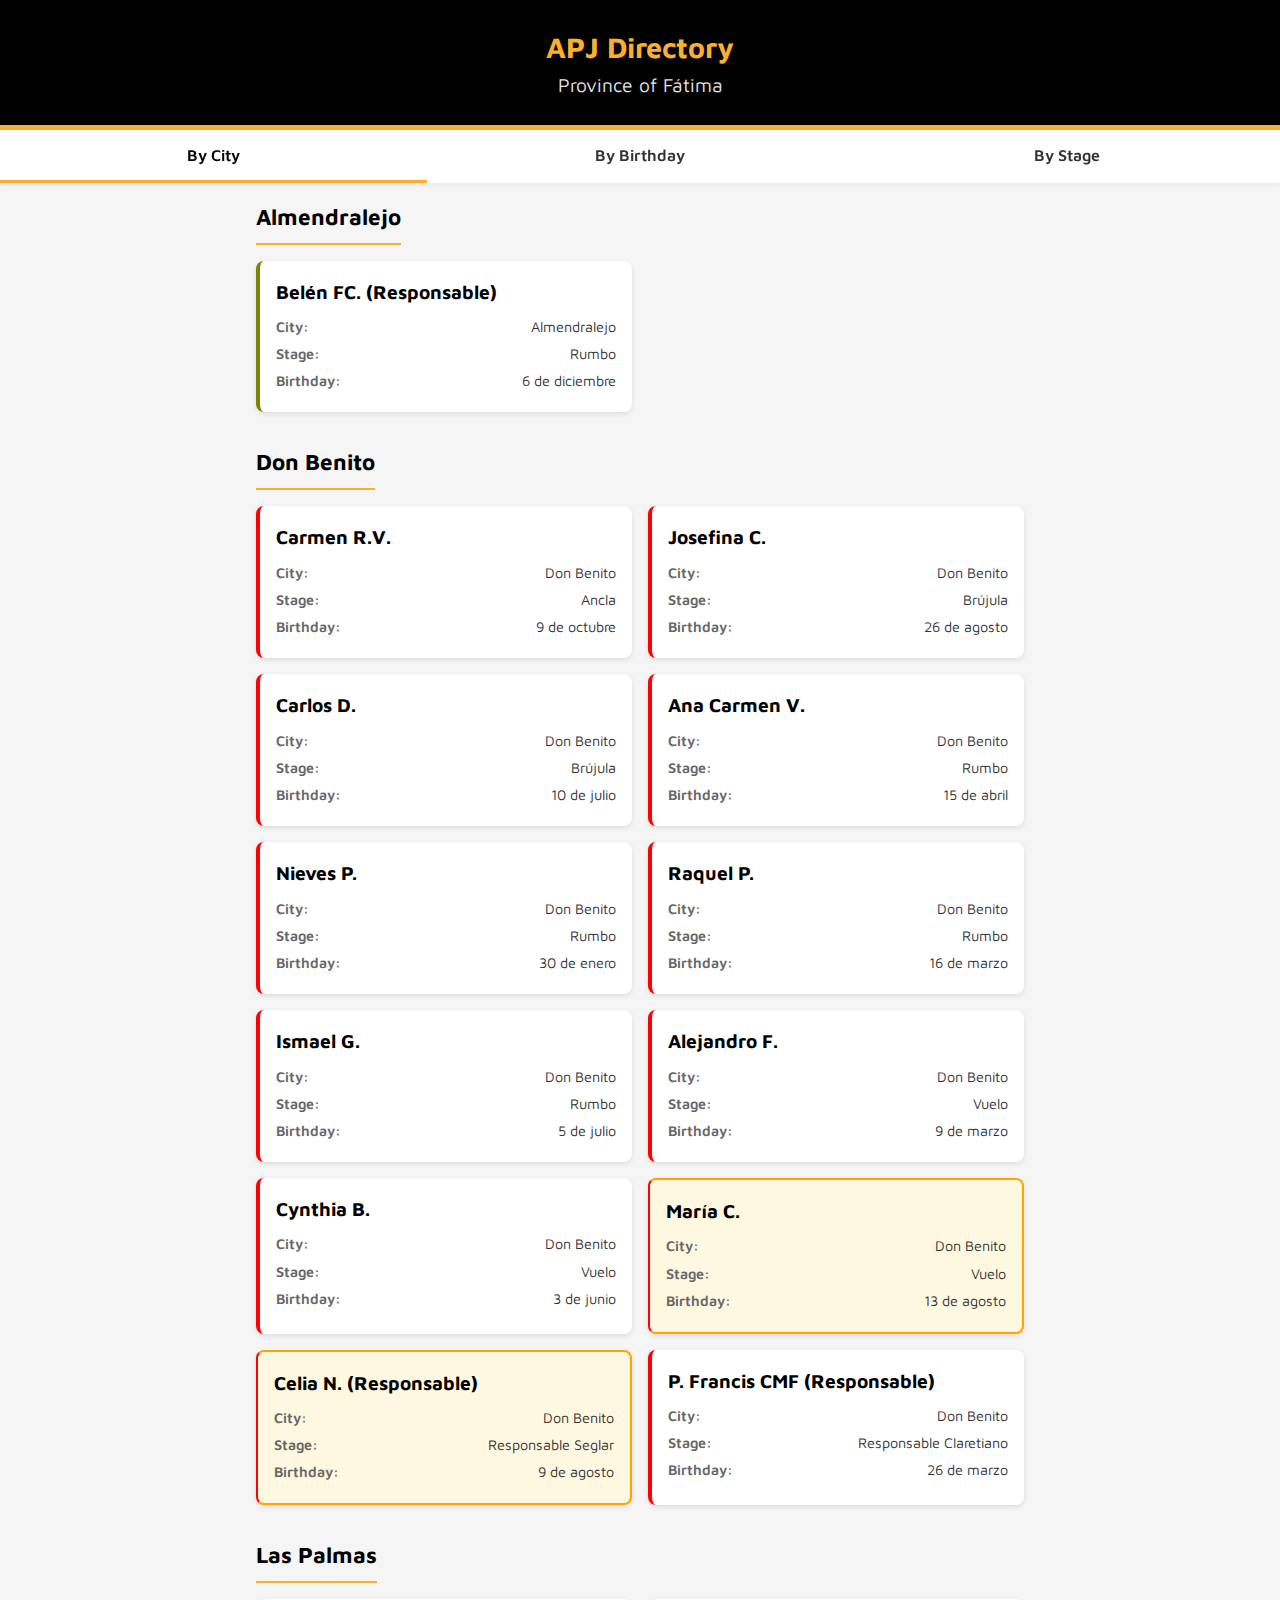
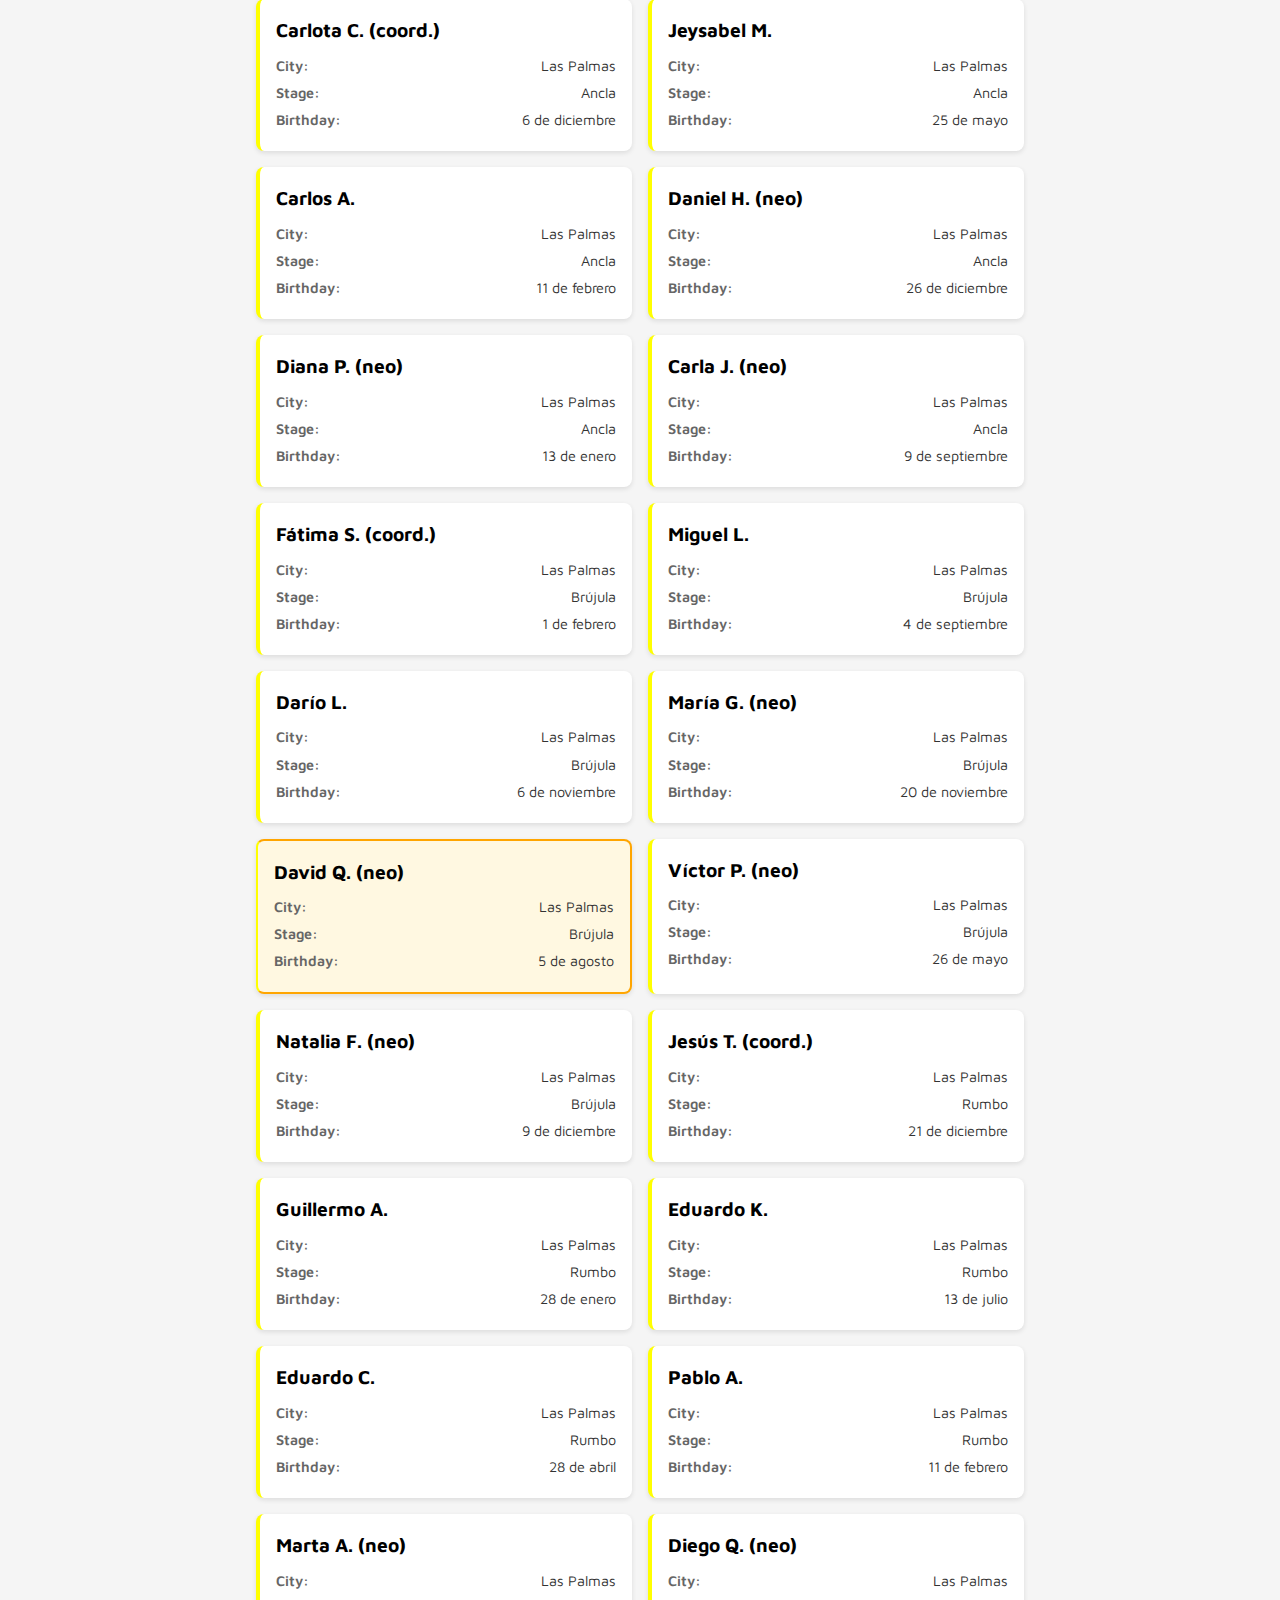
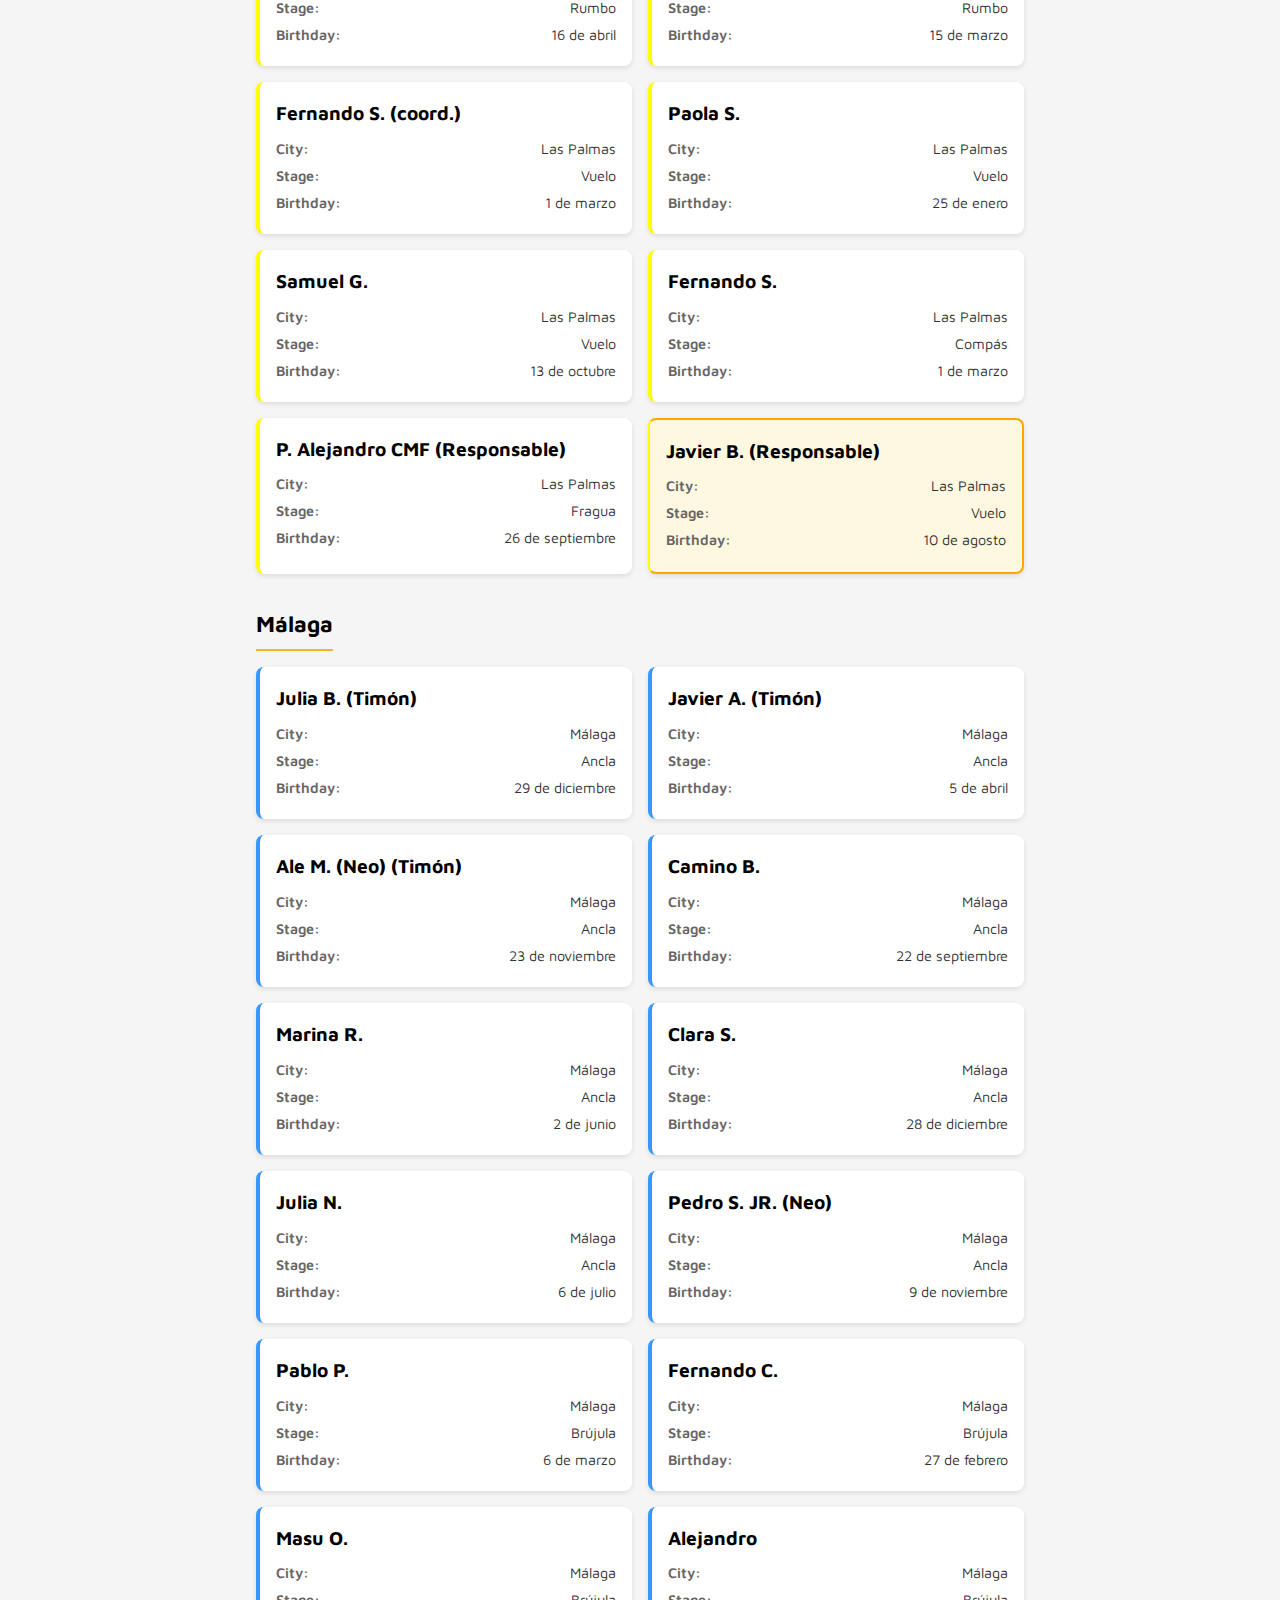
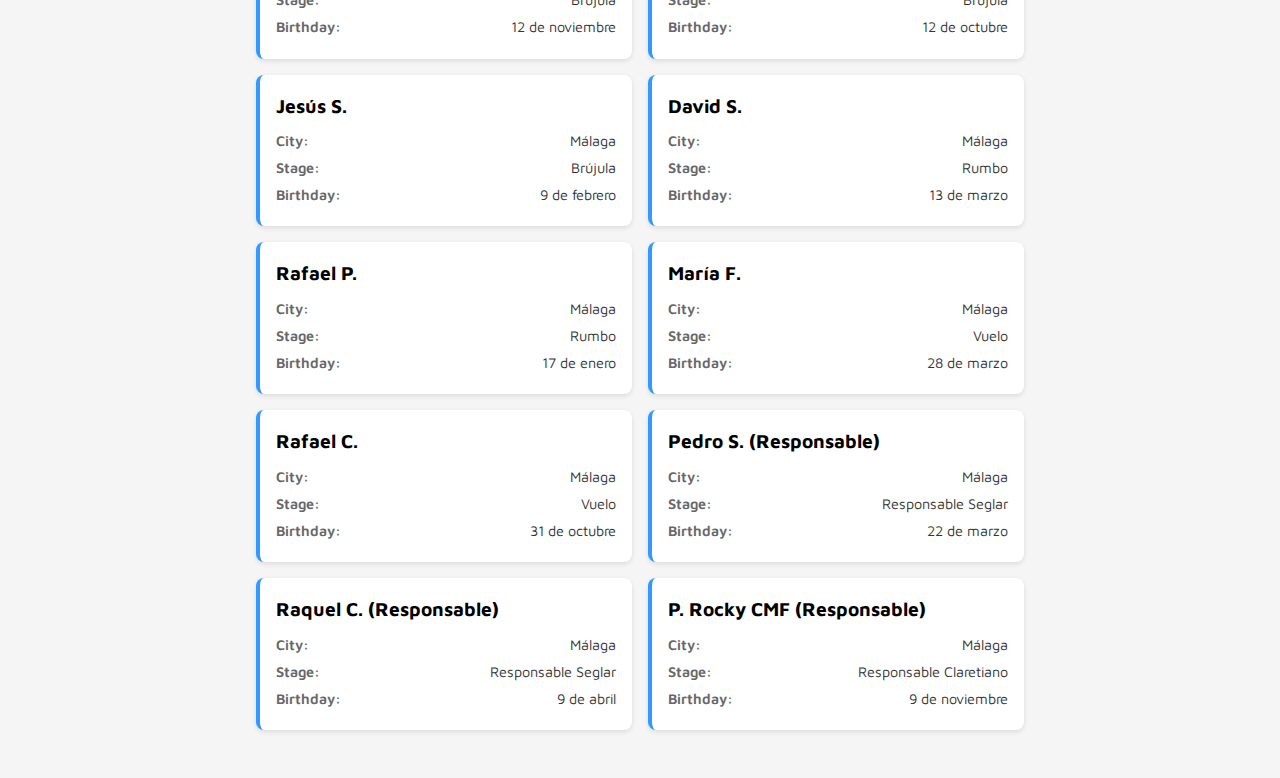
<file: index.html>
<!DOCTYPE html>
<html lang="es">
<head>
    <meta charset="UTF-8">
    <meta name="viewport" content="width=device-width, initial-scale=1.0">
    <title>APJ Directory - Province of Fátima</title>
    <link rel="stylesheet" href="styles.css">
    <link href="https://fonts.googleapis.com/css2?family=Maven+Pro:wght@400;500;700&display=swap" rel="stylesheet">
</head>
<body>
    <header>
        <div class="header-content">
            <h1>APJ Directory</h1>
            <h2>Province of Fátima</h2>
        </div>
    </header>
    <nav class="tabs">
        <button class="tab-btn active" data-tab="city">By City</button>
        <button class="tab-btn" data-tab="birthday">By Birthday</button>
        <button class="tab-btn" data-tab="stage">By Stage</button>
    </nav>
    <main id="content-area">
        <!-- Dynamic content will be loaded here -->
    </main>
    <script src="script.js"></script>
</body>
</html>
</file>
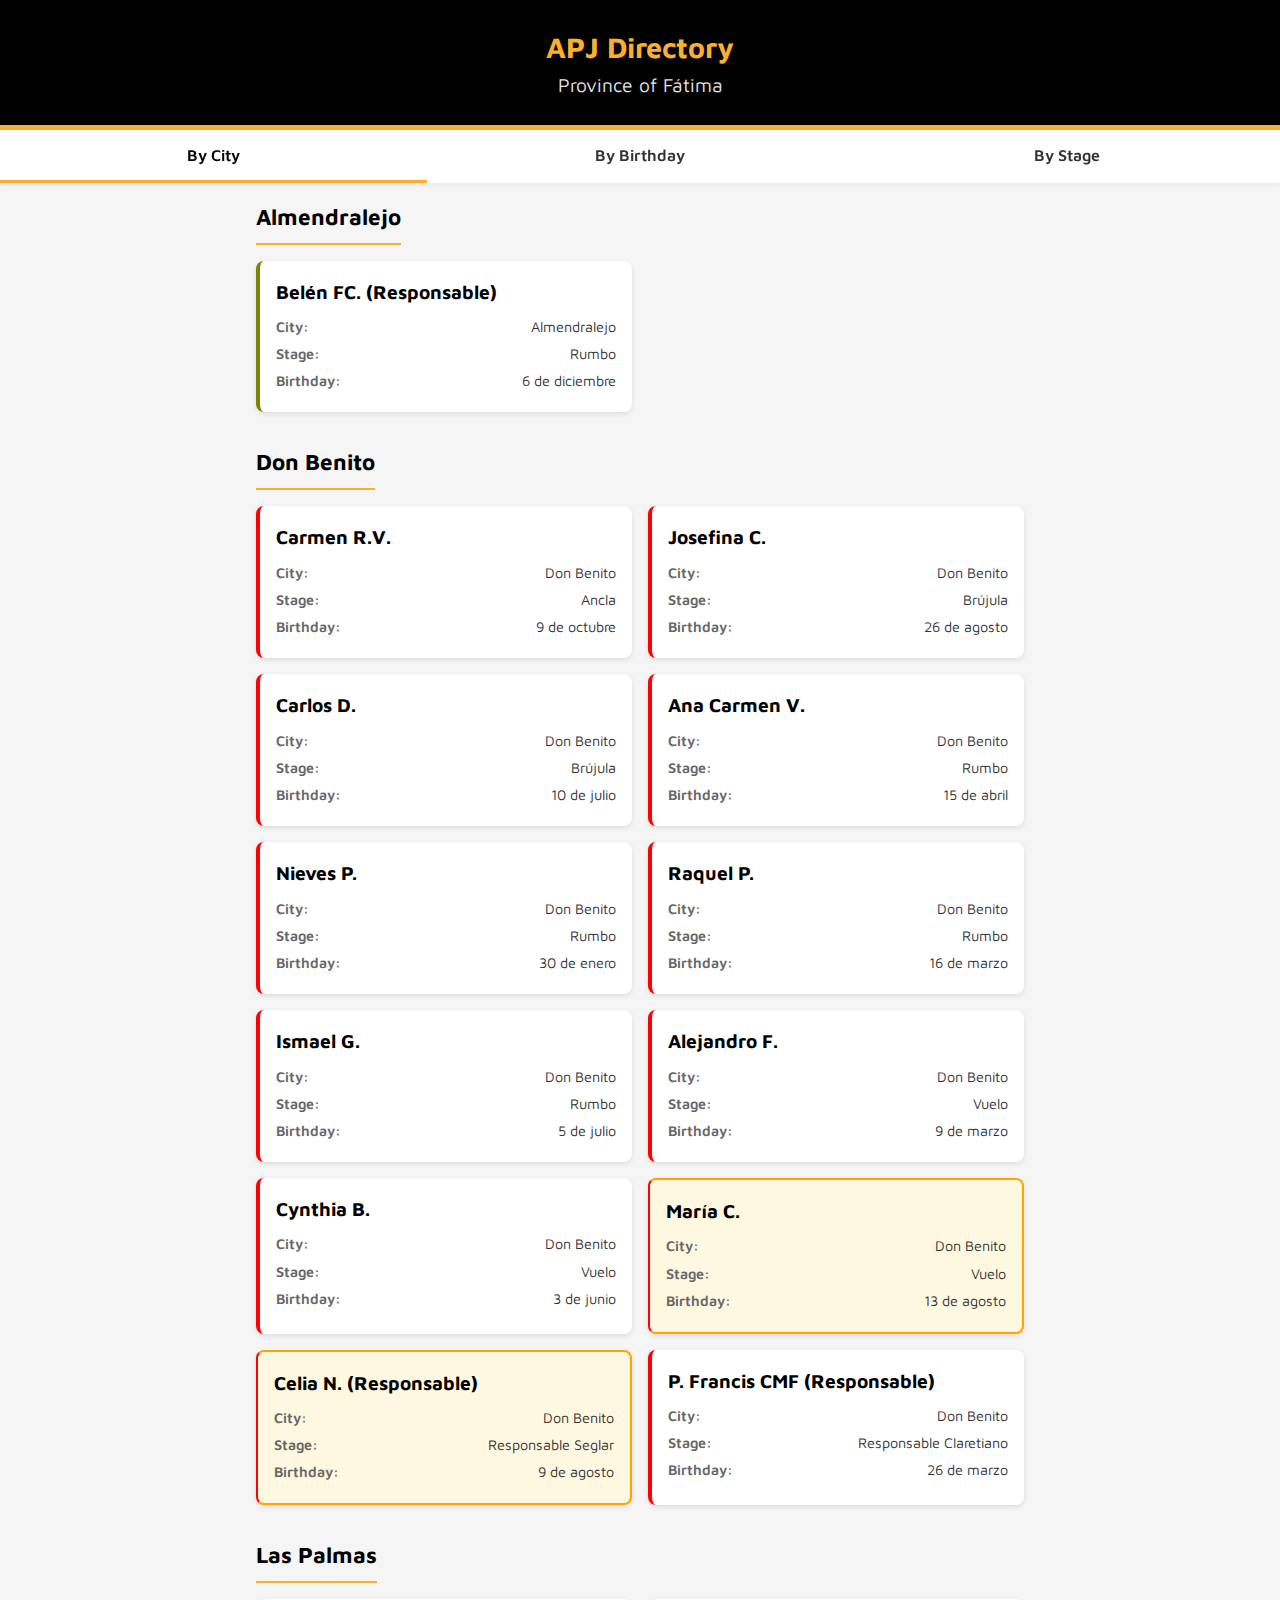
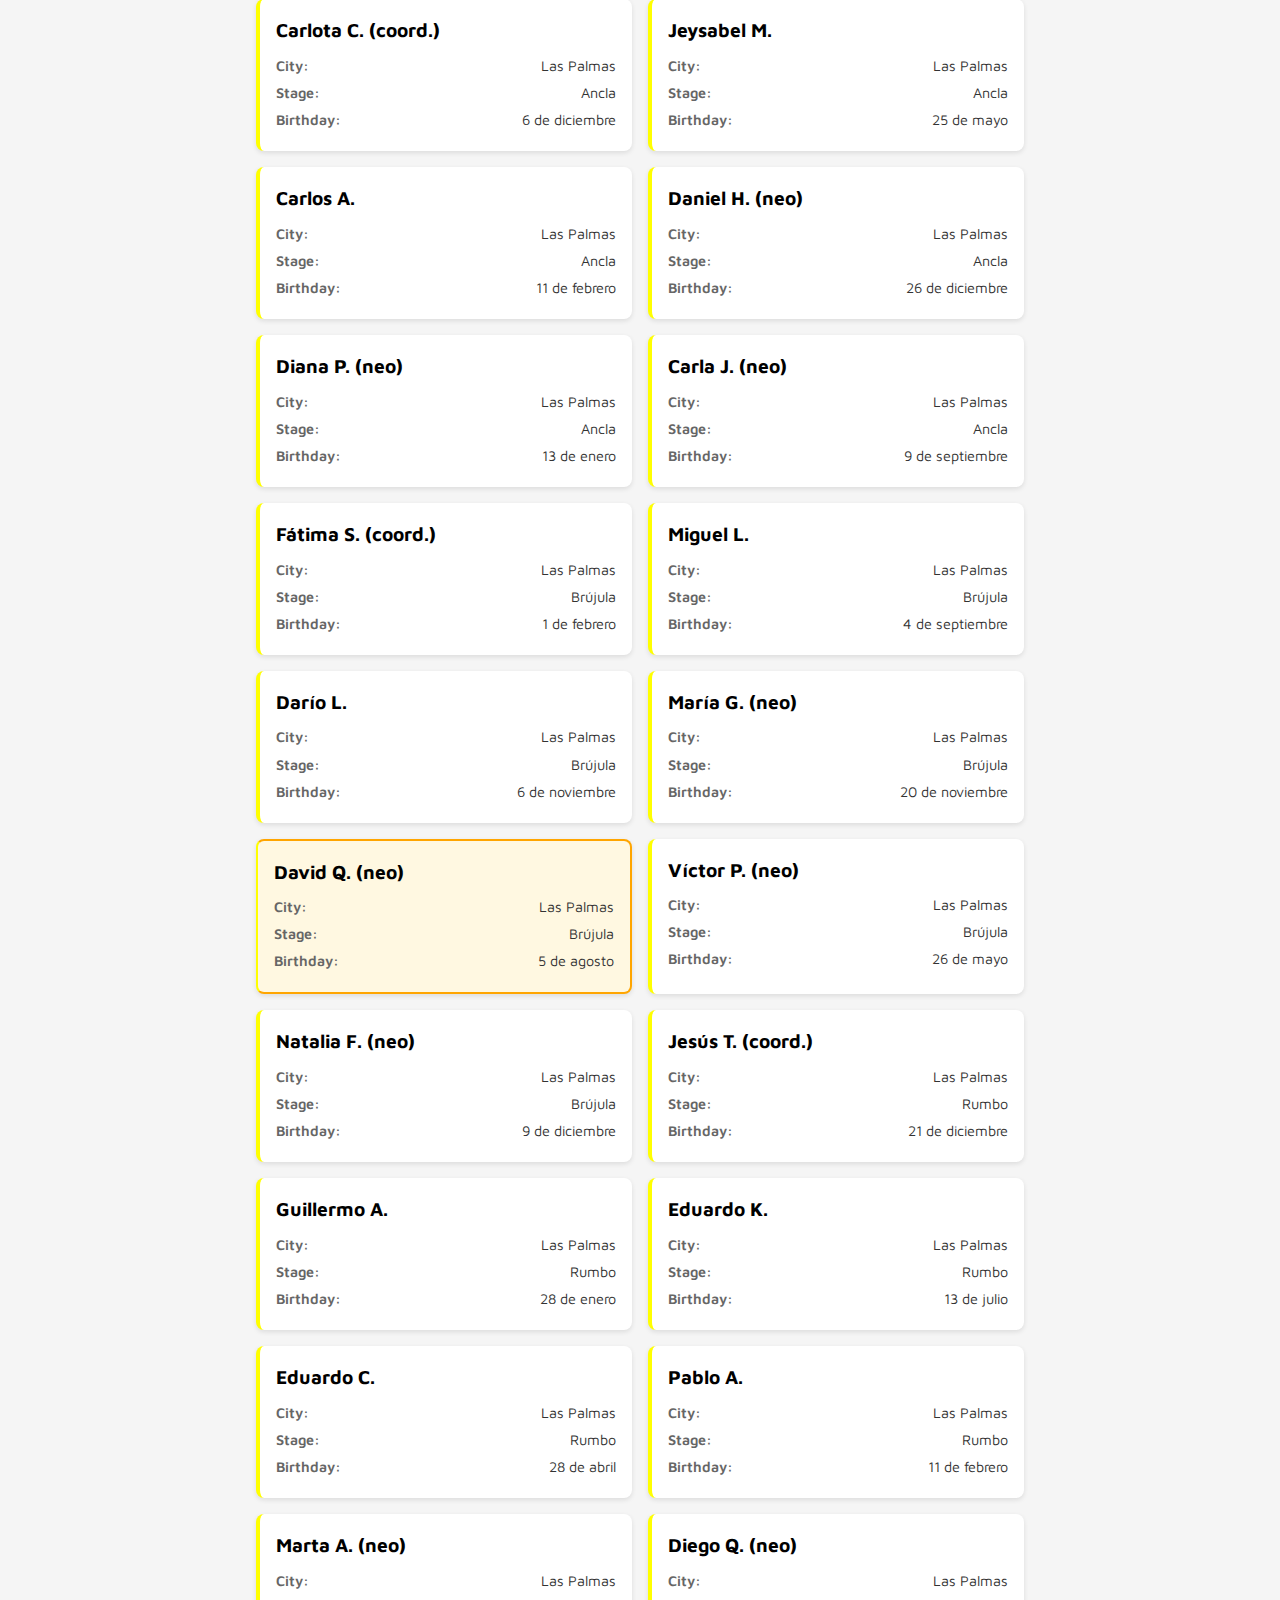
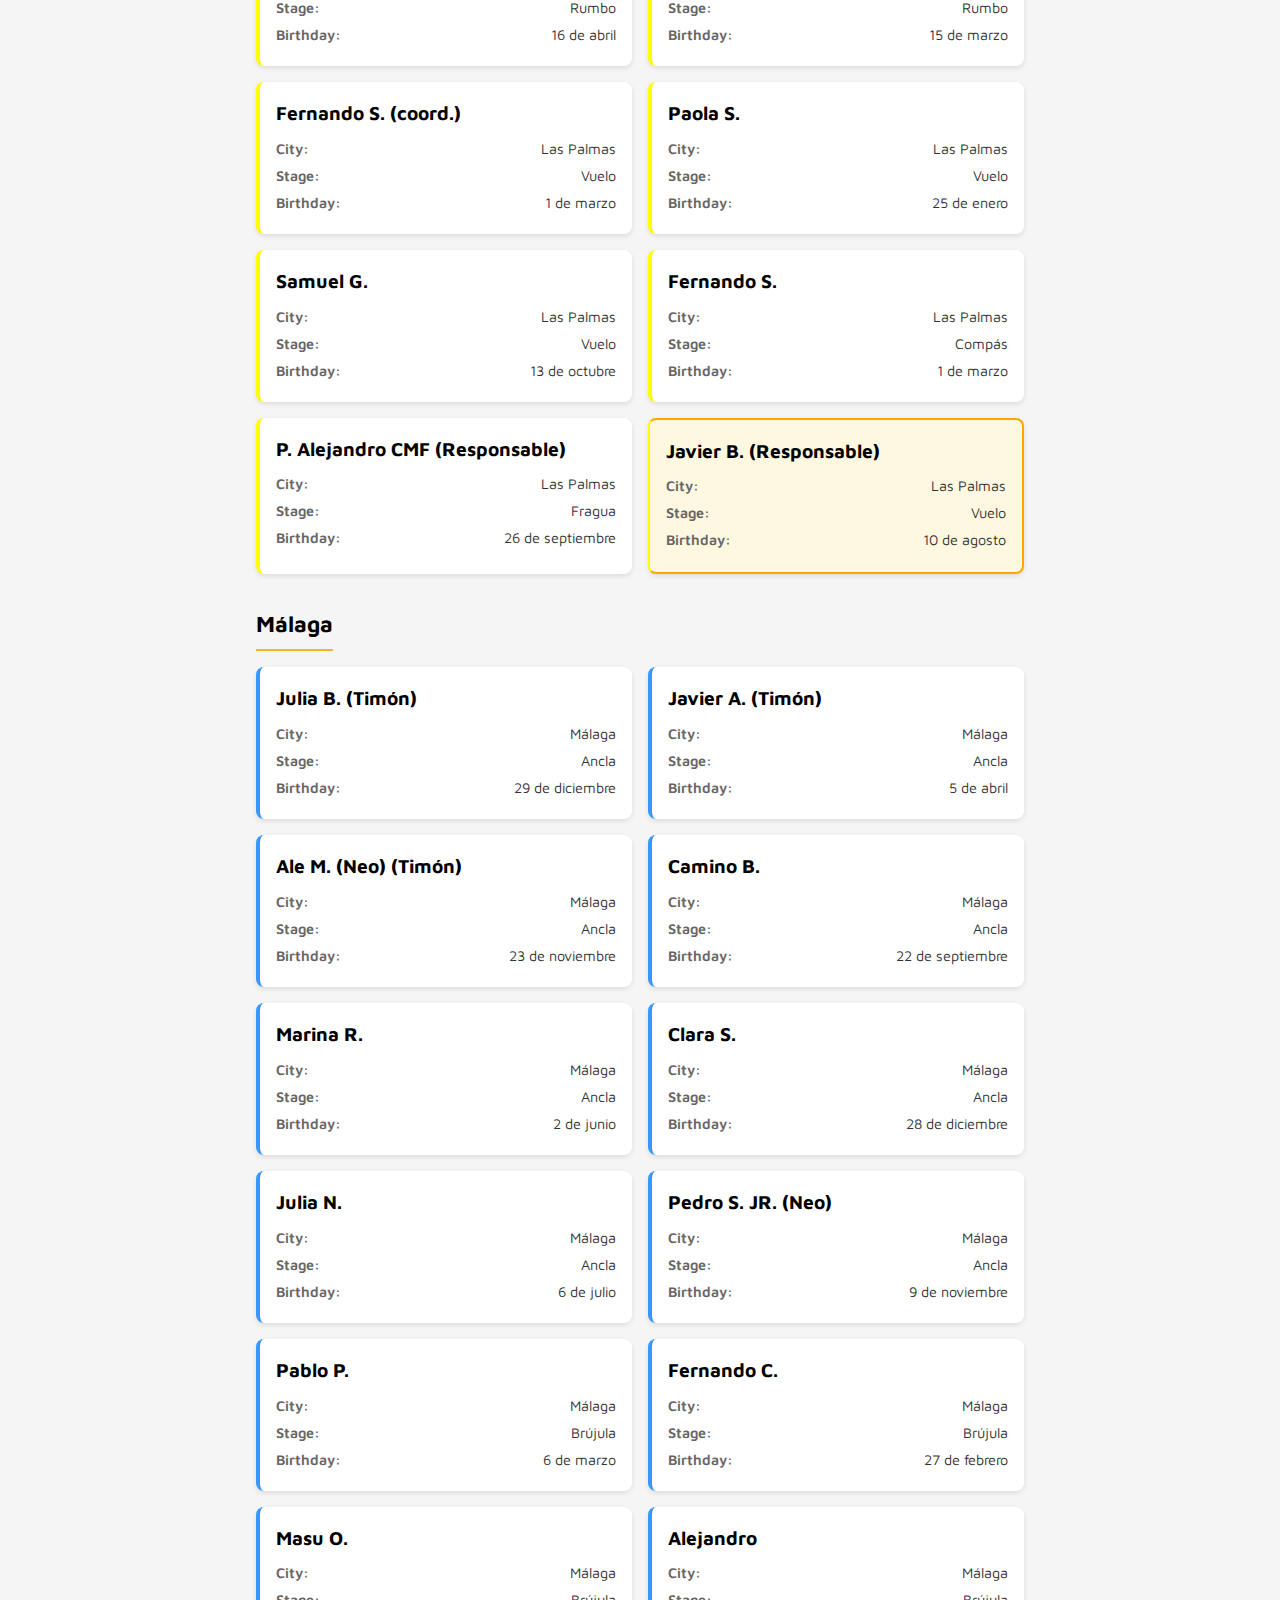
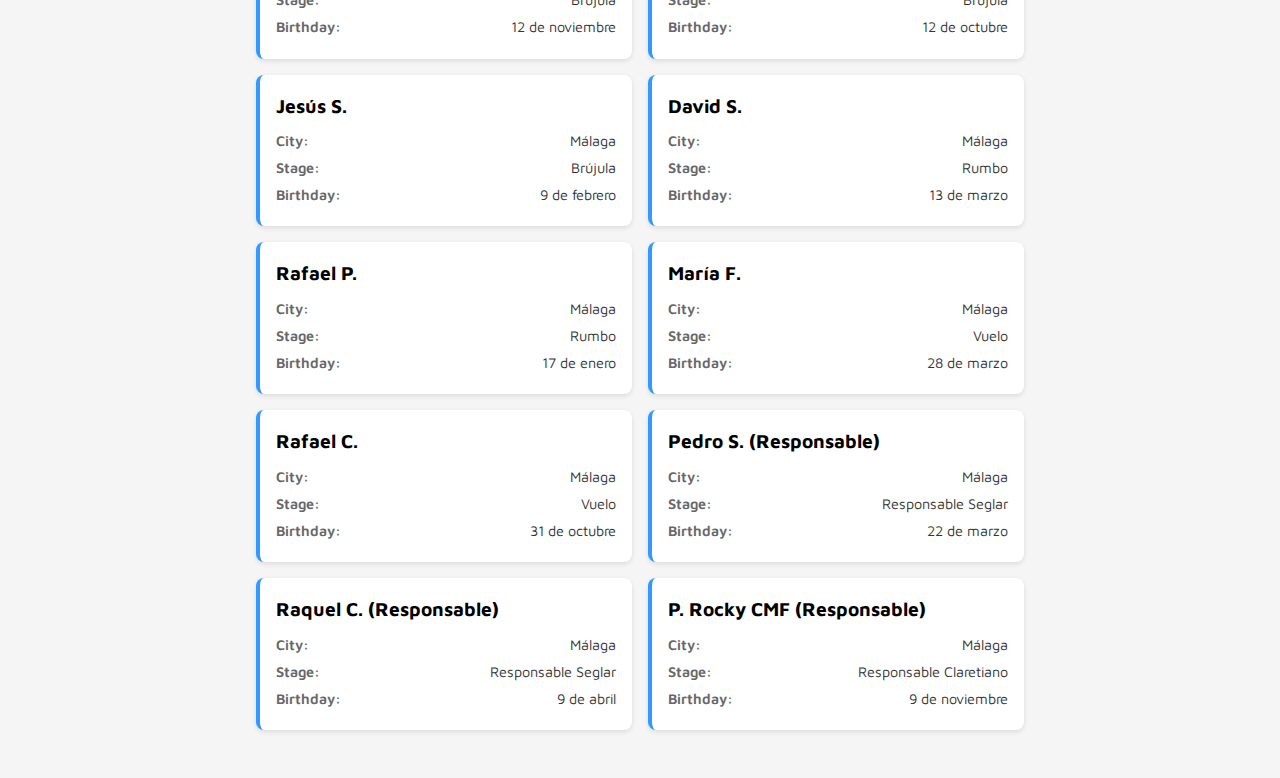
<file: index.html.html>
<!DOCTYPE html>
<html lang="es">
<head>
    <meta charset="UTF-8">
    <meta name="viewport" content="width=device-width, initial-scale=1.0">
    <title>APJ Directory - Province of Fátima</title>
    <link rel="stylesheet" href="styles.css">
    <link href="https://fonts.googleapis.com/css2?family=Maven+Pro:wght@400;500;700&display=swap" rel="stylesheet">
</head>
<body>
    <header>
        <div class="header-content">
            <h1>APJ Directory</h1>
            <h2>Province of Fátima</h2>
        </div>
    </header>
    <nav class="tabs">
        <button class="tab-btn active" data-tab="city">By City</button>
        <button class="tab-btn" data-tab="birthday">By Birthday</button>
        <button class="tab-btn" data-tab="stage">By Stage</button>
    </nav>
    <main id="content-area">
        <!-- Dynamic content will be loaded here -->
    </main>
    <script src="script.js"></script>
</body>
</html>
</file>
<file: styles.css>
:root {
    --primary-orange: #faaf31;
    --primary-black: #000000;
    --primary-white: #ffffff;
    --bg-gray: #f5f5f5;
    --text-gray: #333333;
    --card-shadow: 0 2px 5px rgba(0,0,0,0.1);
}

* {
    box-sizing: border-box;
    margin: 0;
    padding: 0;
}

body {
    font-family: 'Maven Pro', sans-serif;
    background-color: var(--bg-gray);
    color: var(--primary-black);
    line-height: 1.6;
}

header {
    background-color: var(--primary-black);
    color: var(--primary-white);
    padding: 1.5rem;
    text-align: center;
    border-bottom: 5px solid var(--primary-orange);
}

header h1 {
    font-size: 1.8rem;
    font-weight: 700;
    color: var(--primary-orange);
}

header h2 {
    font-size: 1.2rem;
    font-weight: 400;
    opacity: 0.9;
}

.tabs {
    display: flex;
    justify-content: center;
    background-color: var(--primary-white);
    box-shadow: 0 2px 4px rgba(0,0,0,0.05);
    position: sticky;
    top: 0;
    z-index: 100;
}

.tab-btn {
    flex: 1;
    padding: 1rem;
    border: none;
    background: none;
    font-family: inherit;
    font-weight: 600;
    font-size: 1rem;
    cursor: pointer;
    color: var(--text-gray);
    border-bottom: 3px solid transparent;
    transition: all 0.3s ease;
}

.tab-btn:hover {
    background-color: rgba(250, 175, 49, 0.1);
}

.tab-btn.active {
    color: var(--primary-black);
    border-bottom-color: var(--primary-orange);
}

main {
    padding: 1rem;
    max-width: 800px;
    margin: 0 auto;
}

.section-group {
    margin-bottom: 2rem;
}

.section-title {
    font-size: 1.4rem;
    color: var(--primary-black);
    margin-bottom: 1rem;
    padding-bottom: 0.5rem;
    border-bottom: 2px solid var(--primary-orange);
    display: inline-block;
}

.card-grid {
    display: grid;
    grid-template-columns: repeat(auto-fill, minmax(300px, 1fr));
    gap: 1rem;
}

.apj-card {
    background-color: var(--primary-white);
    border-radius: 8px;
    padding: 1rem;
    box-shadow: var(--card-shadow);
    border-left: 4px solid var(--primary-orange);
    display: flex;
    flex-direction: column;
}

.apj-name {
    font-size: 1.2rem;
    font-weight: 700;
    margin-bottom: 0.5rem;
}

.apj-details {
    font-size: 0.9rem;
    color: var(--text-gray);
}

.apj-detail-row {
    display: flex;
    justify-content: space-between;
    margin-bottom: 0.25rem;
}

.label {
    font-weight: 600;
    color: #666;
}

/* Responsive adjustments */
@media (max-width: 600px) {
    .card-grid {
        grid-template-columns: 1fr;
    }
    
    .tab-btn {
        font-size: 0.9rem;
        padding: 0.8rem 0.5rem;
    }
}

/* 🎨 Colores específicos por ciudad */
.apj-card.sevilla { border-left-color: pink; }
.apj-card.las-palmas { border-left-color: yellow; }
.apj-card.tenerife { border-left-color: #003366; } /* azul más oscuro */
.apj-card.málaga { border-left-color: #3399ff; }   /* azul más claro */
.apj-card.granada { border-left-color: #800000; }  /* granate */
.apj-card.don-benito { border-left-color: red; }
.apj-card.loja { border-left-color: purple; }
.apj-card.madrid { border-left-color: green; }
.apj-card.almendralejo { border-left-color: olive; }
.apj-card.valencia-del-ventoso { border-left-color: sienna; } /* marrón tierra */
.apj-card.doctrina-cristiana { border-left-color: gray; }
.apj-card.teologado-claretiano { border-left-color: #800000; } /* granate */

/* Estilo para cumpleaños próximos */
.upcoming-birthday {
  border: 2px solid orange;
  background-color: #fff8e1; /* tono cálido */
}

/* Estilo para APJ Históricos */
.apj-card.historical {
  background-color: #f0f0f0;     /* fondo más apagado */
  opacity: 0.85;                 /* un poco más tenue */
}

.apj-card.historical .apj-name {
  color: #555;                   /* nombre en gris */
  font-style: italic;            /* estilo cursivo para marcar diferencia */
}
</file>
